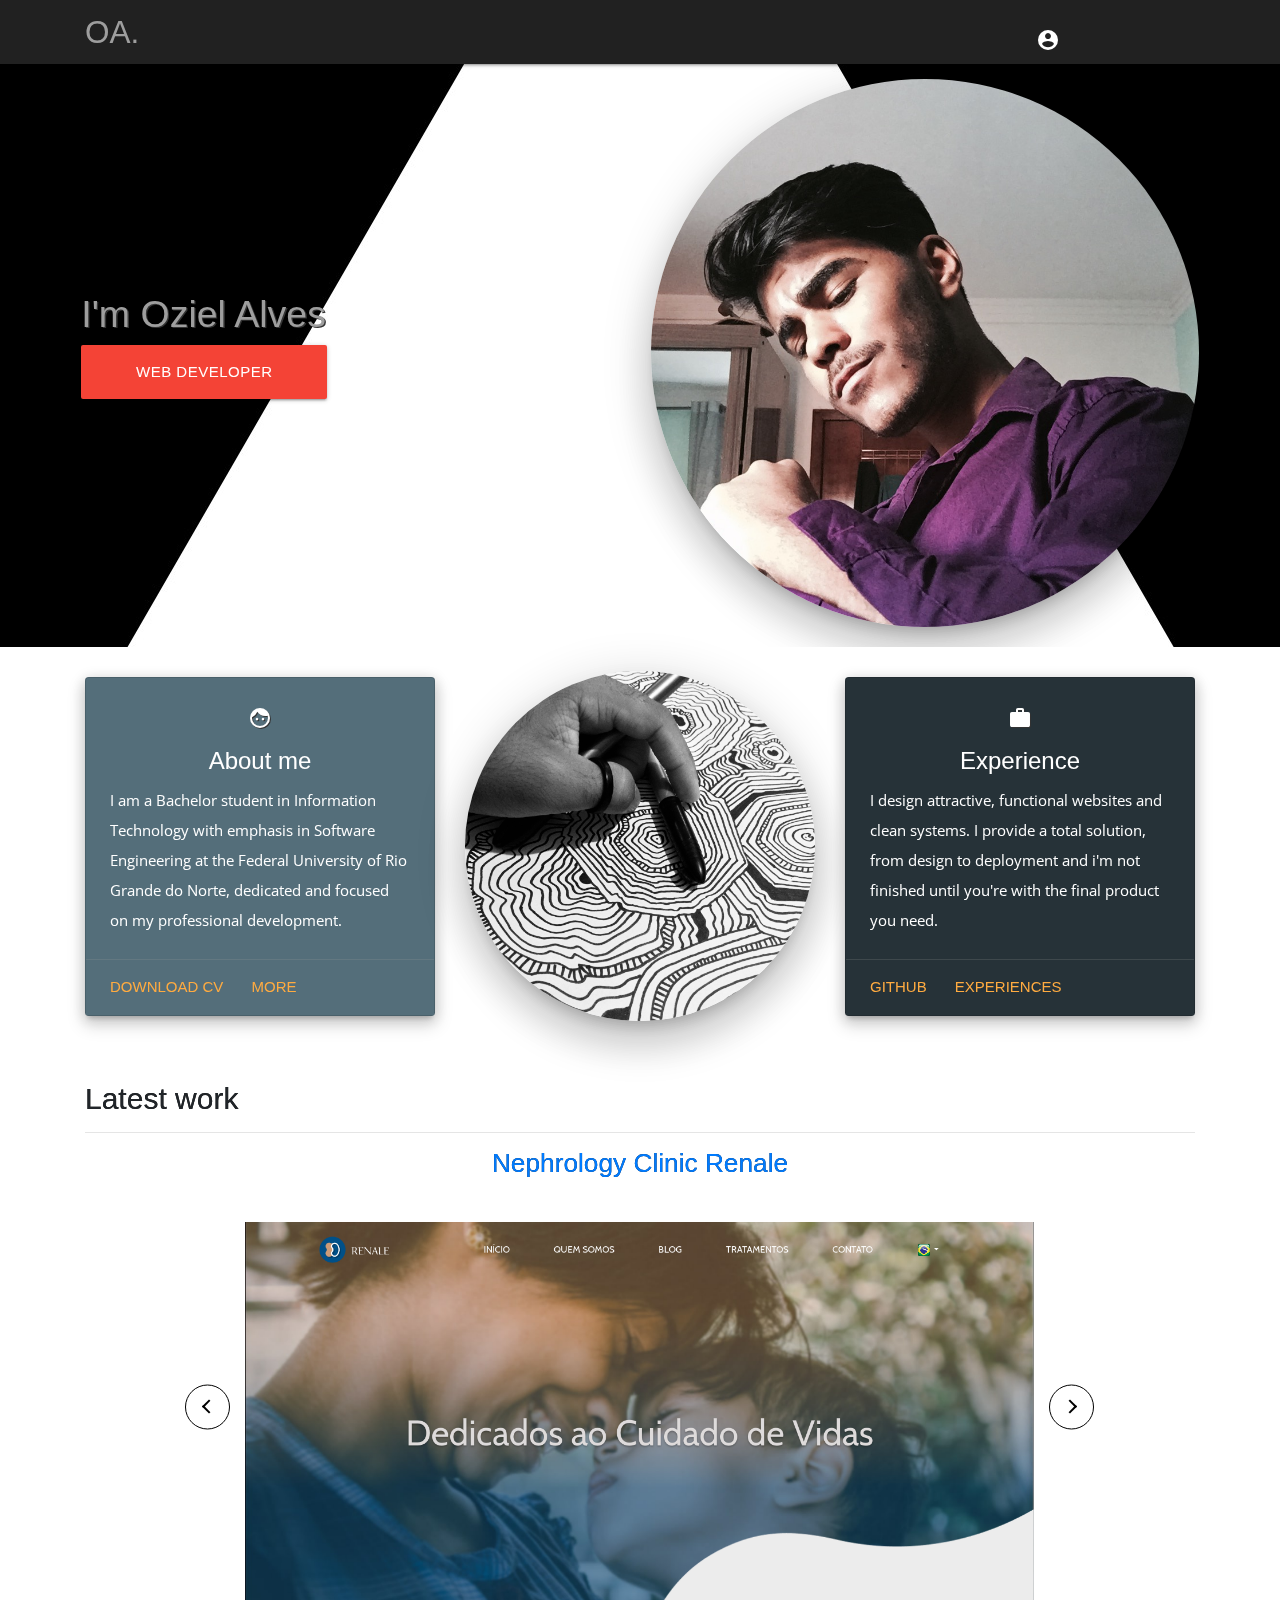
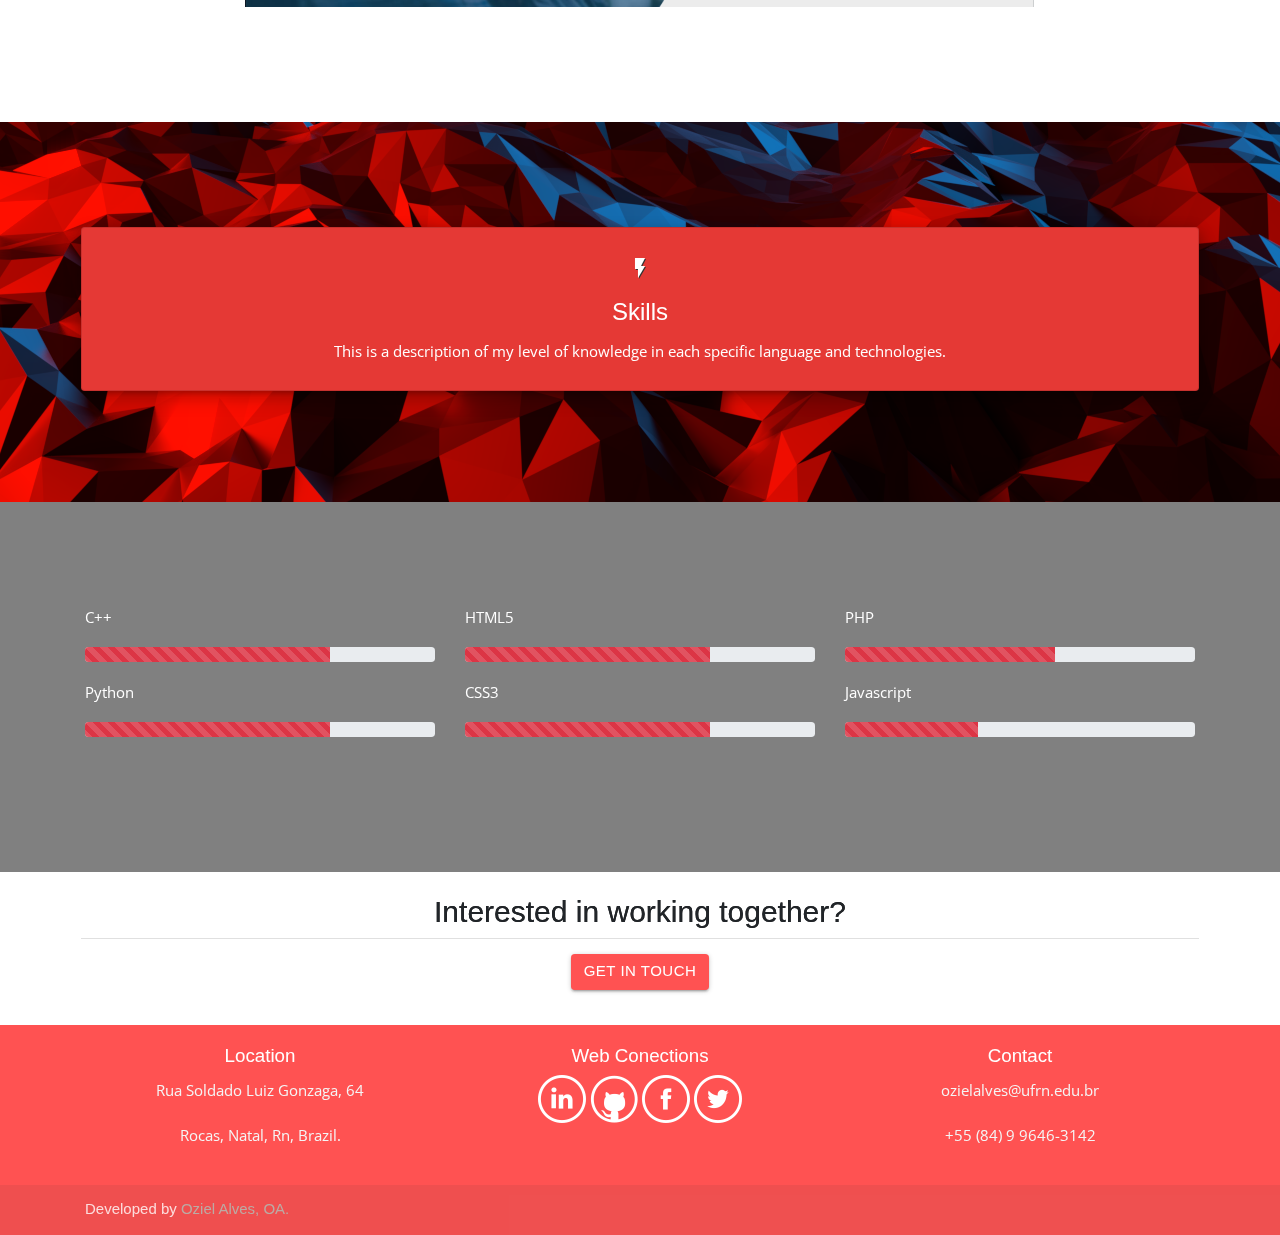
<file: index.html>
<!DOCTYPE html>
<html lang="en">
<head>
  <meta http-equiv="Content-Type" content="text/html; charset=UTF-8"/>
  <meta name="viewport" content="width=device-width, initial-scale=1"/>
  <link rel="icon" href="img/me.png" class="circle">
  
  <title>Oziel Alves</title>

  <!-- Icons --->
  <link href="https://fonts.googleapis.com/icon?family=Material+Icons" rel="stylesheet">
  
  <!-- Font Awesome -->
  <link rel="stylesheet" href="https://use.fontawesome.com/releases/v5.4.1/css/all.css" integrity="sha384-5sAR7xN1Nv6T6+dT2mhtzEpVJvfS3NScPQTrOxhwjIuvcA67KV2R5Jz6kr4abQsz" crossorigin="anonymous">

  <!-- CSS -->
  <link href="css/materialize.css" type="text/css" rel="stylesheet" media="screen,projection"/>
  <link href="css/style.css" type="text/css" rel="stylesheet" media="screen,projection"/>
  <link href="css/portifolio.css" rel="stylesheet">
  
  <!-- Bootstrap Core CSS -->
  <link href="bootstrap/css/bootstrap.min.css" rel="stylesheet">

  <!-- Custom fonts for this template -->
  <link href="https://fonts.googleapis.com/css?family=Ubuntu" rel="stylesheet">
  <link href="https://fonts.googleapis.com/css?family=Open+Sans" rel="stylesheet">
  <link href="https://fonts.googleapis.com/css?family=Contrail+One" rel="stylesheet">
</head>
<body>
  <!-- Navbar -->
  <div class="navbar-fixed">
    <nav class="white-text grey darken-4" role="navigation">
      <div class="nav-wrapper container">
        <a href="#" data-target="mobile-demo" class="sidenav-trigger"><i class="material-icons">menu</i></a>
        <a id="logo-container" href="http://ozielalves.github.io" class="brand-logo text-lighten-2" style="font-weight: 300;"><span class="grey-text">OA.</span></a>
        <ul class="right hide-on-med-and-down">
          <li>
            <a id="nav_ic" class="nav-link js-scroll-trigger" href="#aboutMe"><i class="white-text material-icons">account_circle</i></a>
          </li>
          <li>
            <a id="nav_ic" class="nav-link js-scroll-trigger" href="https://www.linkedin.com/in/ozielalves/" target="_blank"><i class="white-text fab fa-linkedin"></i></a>
          </li>
          <li>
            <a id="nav_ic" class="nav-link js-scroll-trigger" href="http://www.facebook.com/oziel.alves.90" target="_blank"><i class="white-text fab fa-facebook"></i></a>
          </li>
          <li>
            <a id="nav_ic" class="nav-link js-scroll-trigger" href="https://github.com/ozielalves" target="_blank"><i class="white-text fab fa-github-square"></i></a>
          </li>
          <li>
            <a id="nav_ic" class="nav-link js-scroll-trigger" href="#contact"><i class="white-text fas fa-envelope-square"></i></a>
          </li>
        </ul>
      </div>
    </nav>
  </div>    
  <ul class="sidenav grey darken-4" id="mobile-demo">
    <li>
      <a class="nav-link js-scroll-trigger" href="#aboutMe"><i class="white-text material-icons">face</i><span class="white-text">About me</span></a></li>
    <li>
      <a class="nav-link js-scroll-trigger" href="#skills"><i class="white-text material-icons">flash_on</i><span class="white-text">Skills</span></a></li>
    <li>
      <a class="nav-link js-scroll-trigger" href="#contact"><i class="white-text material-icons">contact_mail</i><span class="white-text">Contact</span></a>
    </li>
  </ul>

  <!-- Header -->
  <div id="index-banner" class="parallax-container">
    <div class="container">
      <div class="row align-items-center">
        <div class="col 12 s12 white-text ver">
            <h1 class="left-alighn grey-text">I'm Oziel Alves</h1>
            <a id="prof_btn" class="left-alighn waves-effect btn-large hoverable red accent -2">WEB DEVELOPER</a>
          </center>
        </div>
        <div class="col 18 s12 white-text">
          <p></p>
          <center><img class="circle responsive-img small z-depth-5" width="100%" src="img/profile.png"></center>
        </div>
      </div>
    </div>

    <div class="parallax"><img src="img/triangle.jpg" alt="Unsplashed background img 1"></div>
  </div>

  <!-- About me | Experiences -->
    <div class="container">
      <div class="section" id="aboutMe">
        <div class="row align-items-center">
          <div class="col-md-4">
            <p></p>
            <div class="card blue-grey  darken-1 z-depth-3">
              <div class="card-content white-text">
                <h2 class="center white-text"><i class="material-icons">face</i></h2>
                <span class="center card-title">About me</span>
                <p> I am a Bachelor student in Information Technology with emphasis in Software Engineering at the Federal University of Rio Grande do Norte, dedicated and focused on my professional development.</p>
              </div>
              <div class="card-action">
                <a href="https://drive.google.com/file/d/1ldf5DworHy_OWxfgIIbz0InyCZHL7svW/view?usp=sharing" target="_blank">Download CV</a>
                <a href="#a" class="activator">MORE</a>
              </div>
              <div class="card-reveal">
                <span class="card-title grey-text text-darken-4">More about me<i class="material-icons right">close</i></span>
                <p>I am currently focused in most of the time on implementation projects geared towards my resourcefulness in course. In my free time I usually expand my knowledge, but I always find some time for the production of some visual art, like this on in the picture. That's why i'm also interested in the area of ​​design.</p>
              </div>
            </div>
          </div>
          <div class="col-md-4">
            <center><img class="circle responsive-img small z-depth-5" width="100%" src="img/drawing.jpg"></center>
          </div>
          <div class="col-md-4">
            <p></p>
            <div class="card blue-grey darken-4 z-depth-3">
              <div class="card-content white-text">
                <h2 class="center white-text"><i class="material-icons">work</i></h2>
                <span class="center card-title">Experience</span>
                <p>I design attractive, functional websites and clean systems. I provide a total solution, from design to deployment and i'm not finished until you're with the final product you need.</p>
              </div>
              <div class="card-action">
                <a href="https://github.com/ozielalves">GitHub</a>
                <a href="#exp" class="activator">EXPERIENCES</a>
              </div>
              <div class="card-reveal">
                <span class="card-title grey-text text-darken-4">Work Experiences<i class="material-icons right">close</i></span>
                <ul>
                  <li>2017 - 2018 IT assistent at Centro de Patologia Clínica</li>
                  <li>2019 - DBA assistent at Concelho Regional de Medicina do Rio Grande do Norte</li>
                </ul>            
              </div>
            </div>
          </div>
        </div>
      </div>
    </div>

  <!-- My latest work -->
  <div class="section" id="lt_work">
    <div class="container">
      <h2 class="left-align cta" style="text-shadow: 0.00em 0.00em #111">Latest work</h2>
      <hr>
    </div>
    <div class="container">
      <div class="row align-items-center">
        <div class="col-12">
          <a href="http://renalenefrologia.com.br"><h3 class="center-align cta" style="text-shadow: 0.00em 0.00em #111">Nephrology Clinic Renale</h3></a>
        </div>
      </div>
    </div>
    <div class="container">
      <div class="col-sm-12 col-md-12" style="padding: 0px 0px 100px 100px;">
          <div class="carousel-wrapper">
            <div class="carousel">
              <img class="center-align carousel__photo initial" src="img/works/renale_home.png">
              <img class="center-align carousel__photo" src="img/works/renale_about.png">
              <img class="center-align carousel__photo" src="img/works/renale_hemo.png">
              <img class="center-align carousel__photo" src="img/works/renale_equipe.png">
              <img class="center-align carousel__photo" src="img/works/renale_contato.png">
                
              <div class="carousel__button--next"></div>
              <div class="carousel__button--prev"></div>
            </div>
          </div>
        </div>
      </div>
    </div>

  <!-- Skills -->
  <div class="parallax-container valign-wrapper">
    <div class="section no-pad-bot" id="skills">
      <div class="container">
        <div class="row align-items-center">
          <div class="col l6 s12 m6">
            <p></p>
            <div class="card red accent  darken-1 z-depth-3">
              <div class="card-content white-text">
                <h2 class="center white-text"><i class="material-icons">flash_on</i></h2>
                <span class="center card-title">Skills</span>
                <br>
                <p class="center"> This is a description of my level of knowledge in each specific language and technologies.</p>
              </div>
            </div>
          </div>  
        </div>
      </div>
    </div>
    <div class="parallax"><img src="img/figs.png" alt="Unsplashed background img 2"></div>
  </div>
  <section class="background-primary" id="skills">
    <div class="container">
      <div class="row">
        <div class="col-lg-4">
          <p> C++ </p> <div class="progress"><div class="progress-bar progress-bar-striped bg-danger progress-bar-animated" role="progressbar" aria-valuenow="75" aria-valuemin="0" aria-valuemax="100" style="width: 70%"></div> </div>                    
          <p> Python </p> <div class="progress"><div class="progress-bar progress-bar-striped bg-danger progress-bar-animated" role="progressbar" aria-valuenow="75" aria-valuemin="0" aria-valuemax="100" style="width: 70%"></div> </div>
        </div>
        <div class="col-lg-4">
          <p> HTML5 </p> <div class="progress">  <div class="progress-bar progress-bar-striped bg-danger progress-bar-animated" role="progressbar" aria-valuenow="75" aria-valuemin="0" aria-valuemax="100" style="width: 70%"></div> </div>
          <p> CSS3 </p> <div class="progress">  <div class="progress-bar progress-bar-striped bg-danger progress-bar-animated" role="progressbar" aria-valuenow="75" aria-valuemin="0" aria-valuemax="100" style="width: 70%"></div> </div>
        </div>
        <div class="col-lg-4">
          <p> PHP </p> <div class="progress">  <div class="progress-bar progress-bar-striped bg-danger progress-bar-animated" role="progressbar" aria-valuenow="75" aria-valuemin="0" aria-valuemax="100" style="width: 60%"></div> </div>
          <p> Javascript </p> <div class="progress">  <div class="progress-bar progress-bar-striped bg-danger progress-bar-animated" role="progressbar" aria-valuenow="75" aria-valuemin="0" aria-valuemax="100" style="width: 38%"></div> </div>                    
        </div>
      </div>
    </div>
  </section>
  
  <!-- Contact Section -->
  <div class="container">
    <div class="section" id="contact">
      <div class="row"> 
        <div class="col s12 center">
          <h3><i class="mdi-content-send brown-text"></i></h3>
          <h2 class="center-align cta" style="text-shadow: 0.00em 0.00em #111">Interested in working together?</h2>
          <div class="divider"></div>
          <p></p>
          <a href="https://ozielalves.typeform.com/to/zwlsVe" class="white-text center btn large hoverable red accent-2">Get in touch</a>
        </div>
      </div>
    </div>
  </div>

  <!-- Envio automático de menssagem -->
<!--   <div class="container">
    <div class="row">
      <form class="col s12">
        <div class="row">
          <div class="input-field col s6">
            <input placeholder="First Name" id="first_name" type="text" class="validate">
            <label class="active" for="first_name">First Name</label>
          </div>
          <div class="input-field col s6">
            <input placeholder="Last Name"id="last_name" type="text" class="validate">
            <label class="active" for="last_name">Last Name</label>
          </div>
        </div>
        <div class="row">
          <div class="input-field col s12">
            <input placeholder="Email"id="email" type="email" class="validate">
            <label class="active" for="email">Email</label>
            <span class="helper-text" data-error="wrong" data-success="right"></span>
          </div>
        </div>
        <div class="row">
          <div class="input-field col s12">
          <i class="red-text material-icons prefix">mode_edit</i>
          <textarea placeholder="Tell me about your project" id="icon_prefix2" class="materialize-textarea"></textarea>
          </div>
        </div>
        <div class="row">
          <div class="col s12">
            <a type="submit" class="white-text center btn large hoverable red accent-2">Submit</a></input>
          </div>
        </div>
      </form>
    </div>
  </div>   -->

  <!-- Footer --> 
  <footer class="page-footer red accent-2">
    <div class="container">
      <div class="row">
        <div class="col l6 s12">
          <h5 class="center white-text">Location</h5>
          <p class="center grey-text text-lighten-4"> Rua Soldado Luiz Gonzaga, 64</p>
          <p class="center grey-text text-lighten-4">Rocas, Natal, Rn, Brazil.</p>


        </div>
        <div class="col l3 s12">
          <h5 class="center white-text">Web Conections</h5>
          <div class="center">
            <a class="white-text" href="https://www.linkedin.com/in/ozielalves/" target="_blank"><img src="img/social/linkedin.png"></a>
            <a class="white-text" href="https://github.com/ozielalves" target="_blank"><img src="img/social/github.png"></a>
            <a class="white-text" href="http://www.facebook.com/oziel.alves.90" target="_blank"><img src="img/social/facebook.png"></a>
            <a class="white-text" href="http://www.twitter.com/ozielvales" target="_blank"><img src="img/social/twitter.png"></a>
          </div>
        </div>
        <div class="col l3 s12">
          <h5 class="center white-text">Contact</h5>
          <p class="center grey-text text-lighten-4">ozielalves@ufrn.edu.br</p>
          <p class="center grey-text text-lighten-4">+55 (84) 9 9646-3142</p>
        </div>
      </div>
    </div>
    <div class="footer-copyright">
      <div class="container">
      Developed by <a class="brown-text text-lighten-3" href="https://github.com/ozielalves">Oziel Alves, OA.</a>
      </div>
    </div>
  </footer>


  <!--  Scripts-->
  <script src="https://code.jquery.com/jquery-2.1.1.min.js"></script>
  <script src="js/materialize.js"></script>
  <script src="js/init.js"></script>
  <script src="js/portifolio.js"></script>
  
  <!-- Bootstrap Core JavaScript -->
  <script src="bootstrap/js/bootstrap.min.js"></script>

  <!-- Plugin JavaScript -->
  <script src="jquery-easing/jquery.easing.min.js"></script>

  <!-- Linkedin Promotion -->
  <script type="text/javascript" src="https://platform.linkedin.com/badges/js/profile.js" async defer></script>
  
  <!-- Custom JavaScript for this theme -->
  <script src="js/scrolling-nav.js"></script>

</body>
</html>
</file>
<file: css/style.css>
header {
  text-align: center;
  color: white;
}

header .container {
  padding-top: 100px;
  padding-bottom: 50px;
}

header img {
  display: block;
  margin: 0 auto 20px;
}
header .intro-text .name {
  display: block;
  font-family: "Montserrat", "Helvetica Neue", Helvetica, Arial, sans-serif;
  font-weight: 700;
  font-size: 2em;
}
header .intro-text .skills {
  font-size: 1.25em;
  font-weight: 300;
}
@media (min-width: 768px) {
  header .container {
    padding-top: 200px;
    padding-bottom: 100px;
  }
  header .intro-text .name {
    font-size: 4.75em;
  }
  header .intro-text .skills {
    font-size: 1.75em;
  }
}

/*.container .responsive-img {
    align-self: center;
    max-width: 500px;
    width: auto;
}*/

hr.style14 { 
  border: 0; 
  height: 1px; 
  background-image: -webkit-linear-gradient(left, #f0f0f0, #8c8b8b, #f0f0f0);
  background-image: -moz-linear-gradient(left, #f0f0f0, #8c8b8b, #f0f0f0);
  background-image: -ms-linear-gradient(left, #f0f0f0, #8c8b8b, #f0f0f0);
  background-image: -o-linear-gradient(left, #f0f0f0, #8c8b8b, #f0f0f0); 
}

nav ul a,
nav .brand-logo {
  color: #444;
}

p {
  line-height: 2rem;
}

.sidenav-trigger {
  color: #26a69a;
}

.parallax-container {
  min-height: 380px;
  line-height: 0;
  height: auto;
  color: rgba(255,255,255,.9);
}
  .parallax-container .section {
    width: 100%;
  }

@media only screen and (max-width : 992px) {
  .parallax-container .section {
    position: absolute;
    top: 40%;
  }
  #index-banner .section {
    top: 10%;
  }
}

@media only screen and (max-width : 600px) {
  #index-banner .section {
    top: 0;
  }
}

.icon-block {
  padding: 0 15px;
}
.icon-block .material-icons {
  font-size: inherit;
}

footer.page-footer {
  margin: 0;
}
</file>
<file: css/portifolio.css>
/* CSS take of the project https://github.com/BlackrockDigital/startbootstrap-scrolling-nav
under MIT License. */

header {
  padding: 300px;
  background: url("http://placehold.it/1280x853?text=Logo") no-repeat center center fixed;
  -webkit-background-size: cover;
  -moz-background-size: cover;
  background-size: cover;
  -o-background-size: cover;
  height:100%;
}

.thin-text {
  font-weight: 200;
  background: rgba(96, 125, 139, .4);
  padding: 2px;
  border-radius: 2px;
}

section {
  padding: 100px 0;
  text-align: justify;
}

.navbar, h2, h1 {
  font-family: 'Ubuntu', sans-serif;
  /*text-transform: uppercase;*/
  font-weight: bold;
  text-shadow: 0.035em 0.035em #333
}

.link {
  text-decoration: underline;
}

h3, h4, h5, h6{
  font-family: 'Open Sans', sans-serif;
  /*text-transform: uppercase;*/
  font-weight: bold;
}

p {
  font-family: 'Open Sans', sans-serif;
}

.background-primary {
  background-color: gray;
  color: white;
}

.background-secondary {
  background-color: white;
  color: black;
}

ul.list-inline li {
  display: inline;
  margin-top: 20px;
  margin-left: 20px;
  margin-right: 18px;
  margin-bottom: 20px;
  float: left;
}

.progress-bar {
  background-color: black;
}

#Logo {
  font-family: 'Contrail One', cursive;
}

#nav_ic {
  height: 63.5px;
}

#prof_btn {
  width: 246px;
}

/* Caroulsel Style */

.carousel-wrapper {
  overflow: hidden;
  width: 90%;
}

.carousel-wrapper * {
  box-sizing: border-box;
}

.carousel {
  transform-style: preserve-3d;
}

.carousel__photo {
  opacity: 0;
  position: absolute;
  top:0;
  width: 100%;
  margin: auto;
  padding: 1rem 4rem;
  z-index: 100;
  transition: transform .5s, opacity .5s, z-index .5s;
}

.carousel__photo.initial,
.carousel__photo.active {
  opacity: 1;
  position: relative;
  z-index: 900;
}

.carousel__photo.prev,
.carousel__photo.next {
  z-index: 800;
}
.carousel__photo.prev {
  transform: translateX(-100%); /* Move 'prev' item to the left */
}
.carousel__photo.next {
  transform: translateX(100%); /* Move 'next' item to the right */
}

.carousel__button--prev,
.carousel__button--next {
  position: absolute;
  top:50%;
  width: 3rem;
  height: 3rem;
  background-color: #FFF;
  transform: translateY(-50%);
  border-radius: 50%;
  cursor: pointer; 
  z-index: 1001; /* Sit on top of everything */
  border: 1px solid black;
}
.carousel__button--prev {
  left:0;
}
.carousel__button--next {
  right:0;
}
.carousel__button--prev::after,
.carousel__button--next::after {
  content: " ";
  position: absolute;
  width: 10px;
  height: 10px;
  top: 50%;
  left: 54%;
  border-right: 2px solid black;
  border-bottom: 2px solid black;
  transform: translate(-50%, -50%) rotate(135deg);
}
.carousel__button--next::after {
  left: 47%;
  transform: translate(-50%, -50%) rotate(-45deg);
}

a:link
{
text-decoration:none;
}
</file>
